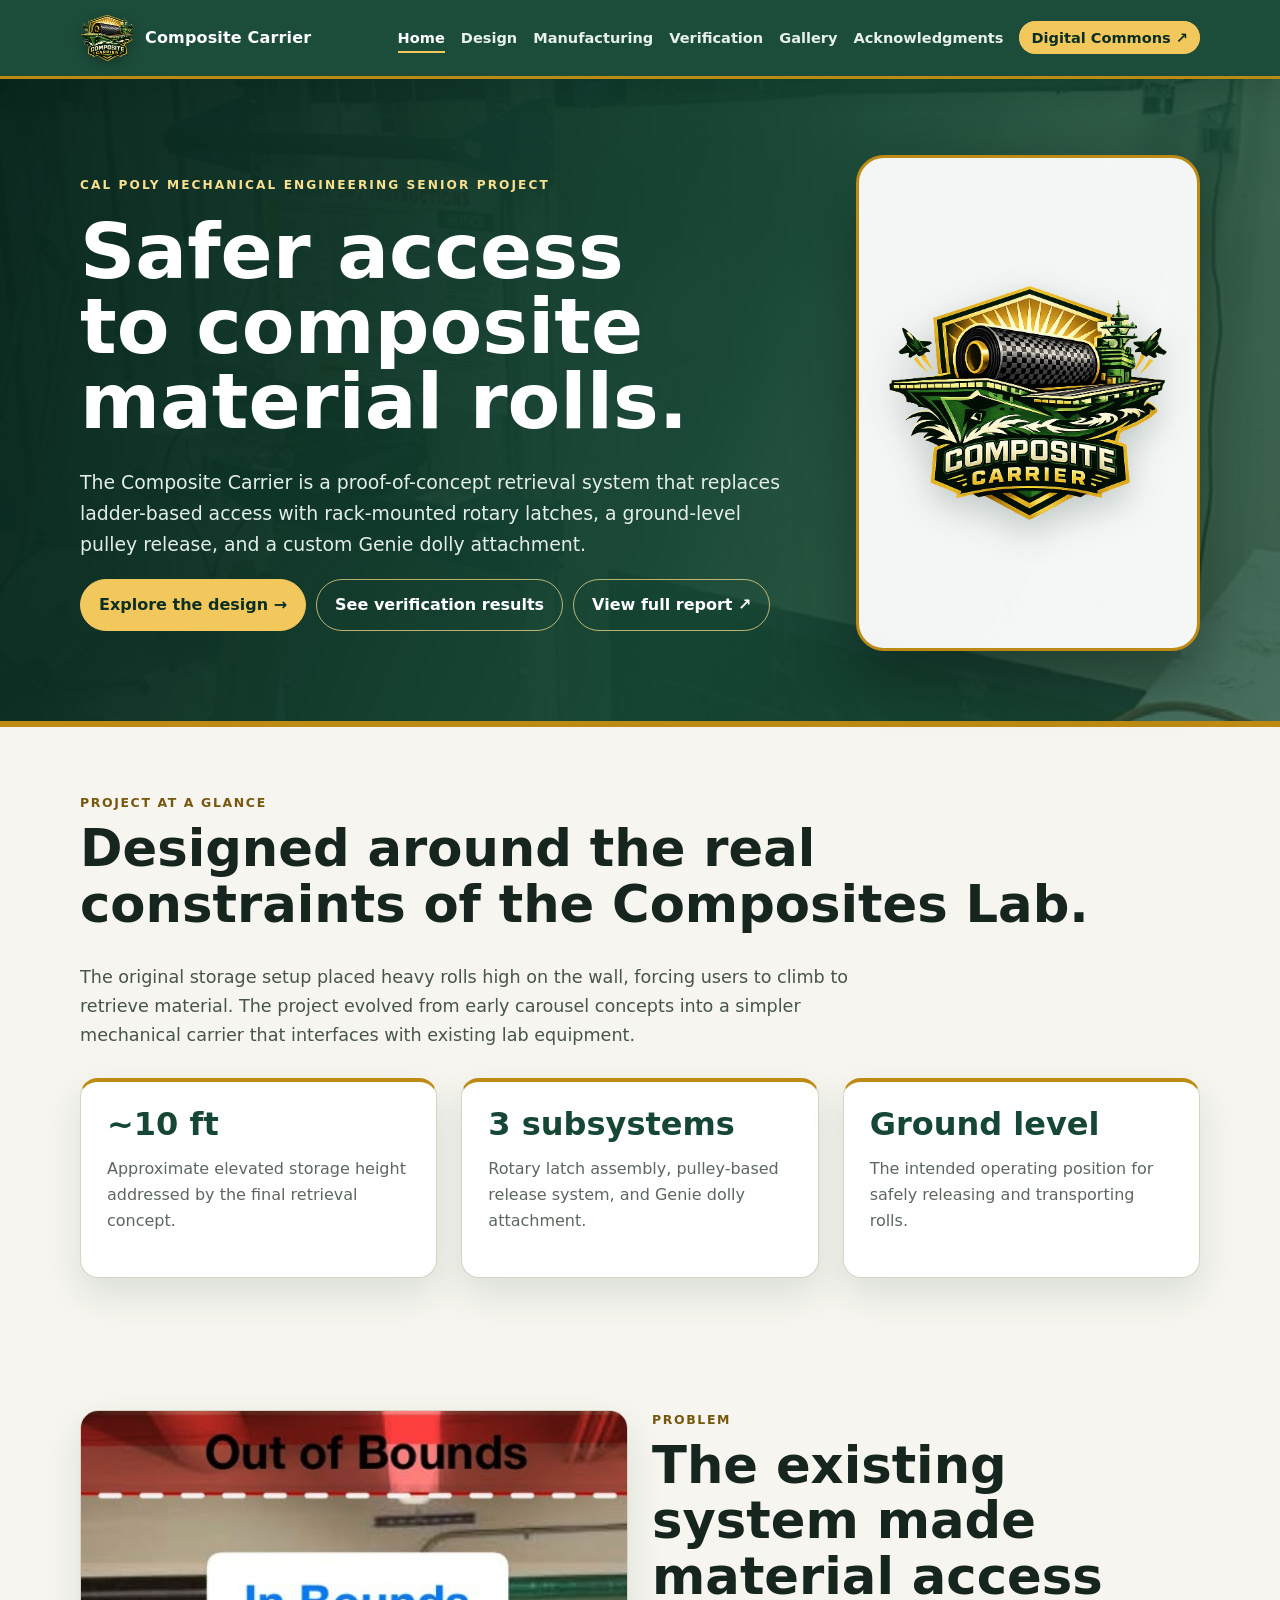
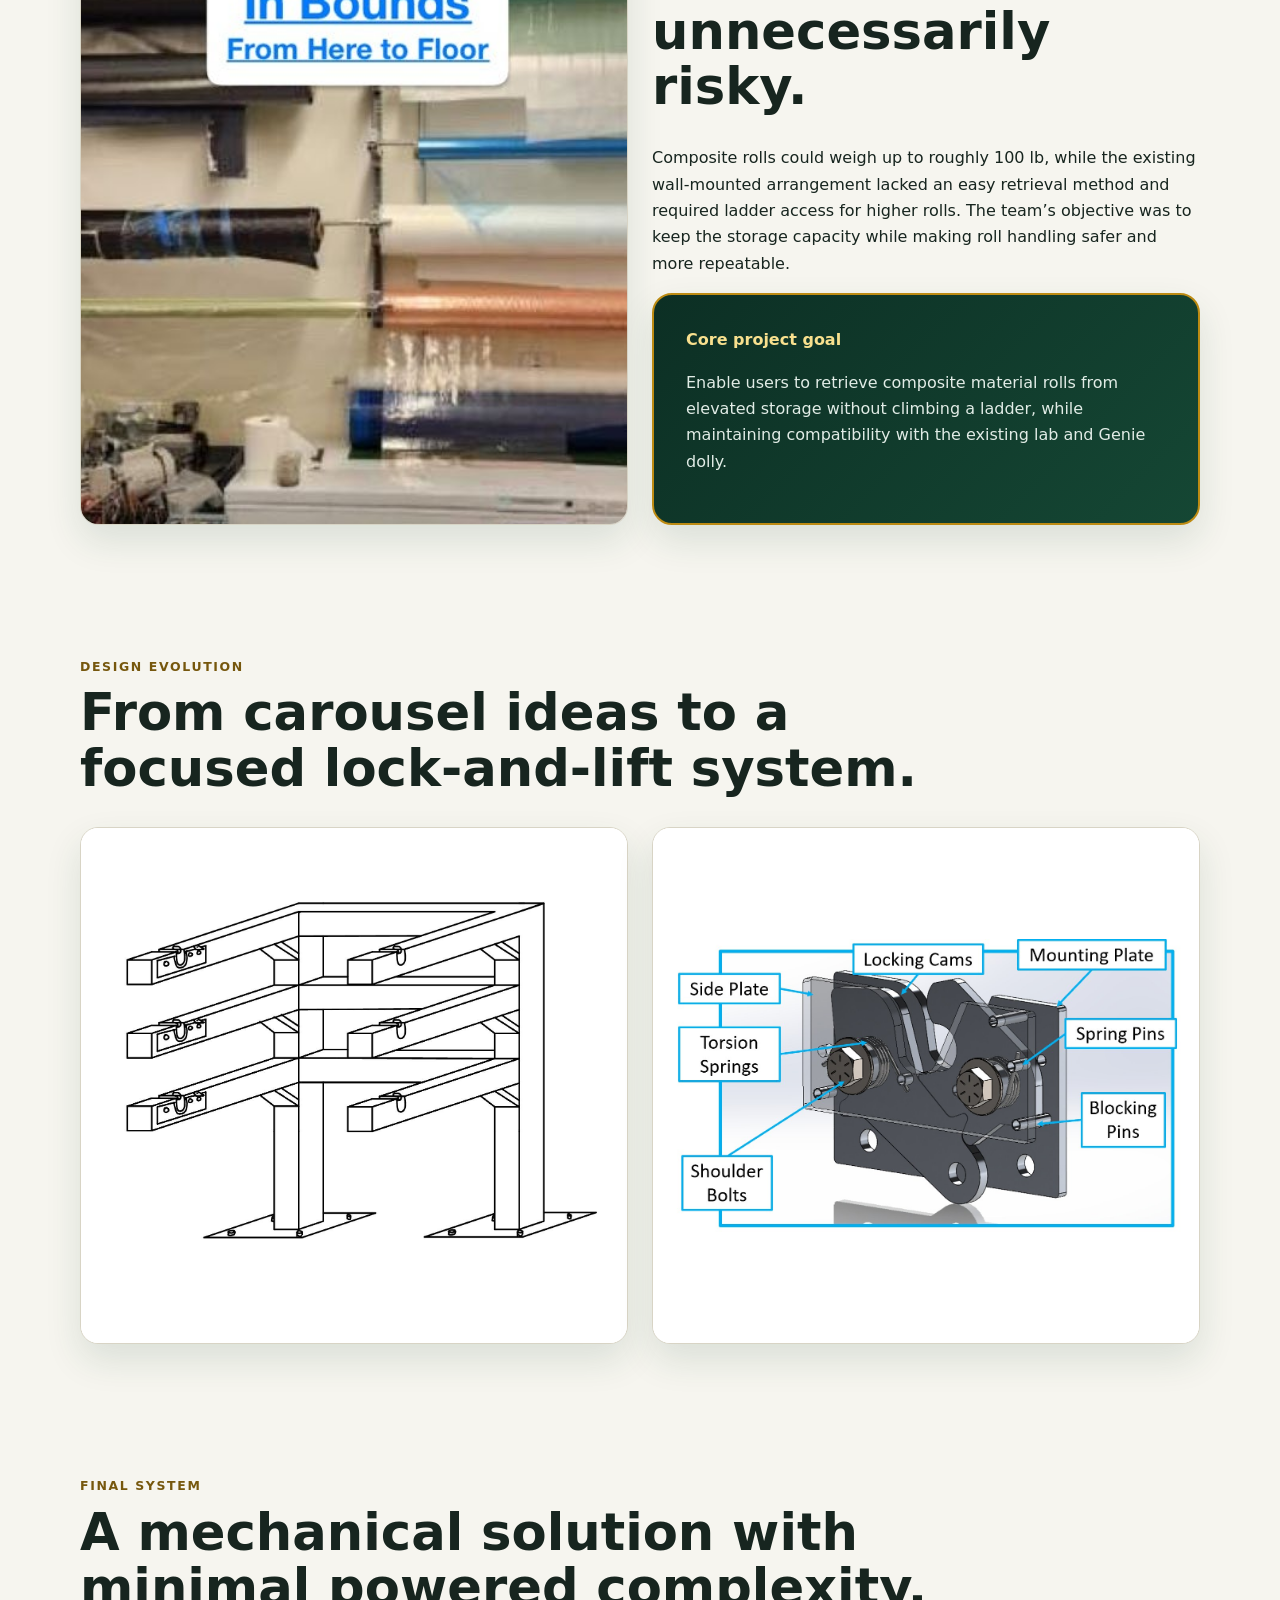
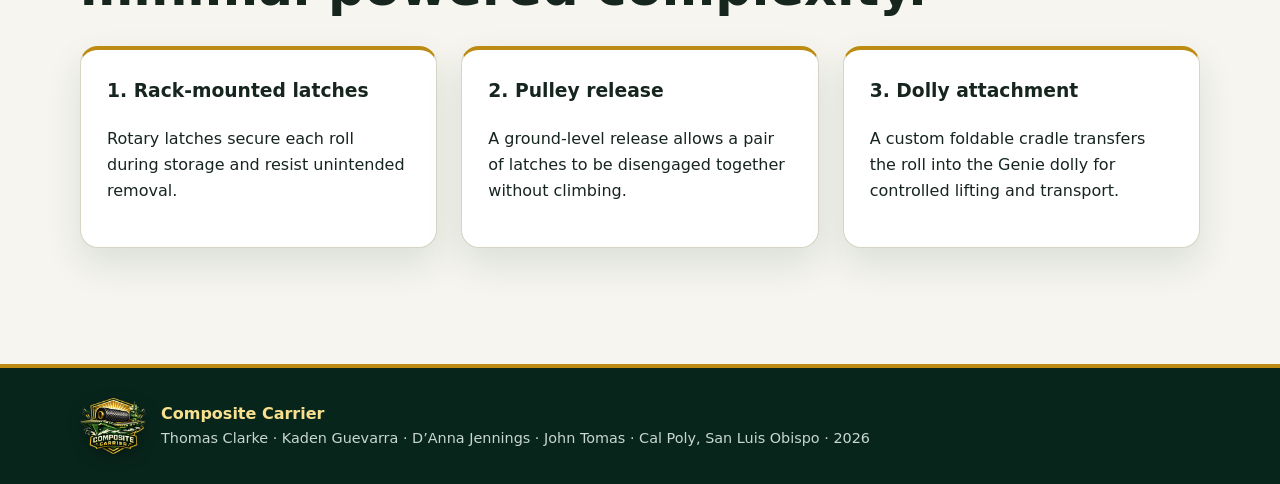
<file: index.html>
<!doctype html><html lang="en"><head><meta charset="utf-8"><meta name="viewport" content="width=device-width,initial-scale=1"><meta name="description" content="Composite Carrier senior project for safer composite roll storage and retrieval in the Cal Poly Composites Lab."><title>Composite Carrier | Home</title><meta name="theme-color" content="#154734"><link rel="icon" type="image/png" href="assets/composite-carrier-favicon.png"><link rel="stylesheet" href="styles.css"></head><body>
<header class="site-header"><div class="wrap nav"><a class="brand" href="index.html" aria-label="Composite Carrier home"><img class="brand-logo" src="assets/composite-carrier-logo.png" alt="" width="54" height="46"><span>Composite Carrier</span></a><ul class="nav-links"><li><a aria-current="page" href="index.html">Home</a></li><li><a href="design.html">Design</a></li><li><a href="manufacturing.html">Manufacturing</a></li><li><a href="verification.html">Verification</a></li><li><a href="gallery.html">Gallery</a></li><li><a href="acknowledgments.html">Acknowledgments</a></li><li><a class="external" href="https://digitalcommons.calpoly.edu/mesp/912/" target="_blank" rel="noopener noreferrer" aria-label="View the Composite Carrier project in Cal Poly Digital Commons (opens in a new tab)">Digital Commons ↗</a></li></ul></div></header>
<main><section class="hero"><div class="wrap hero-grid"><div class="hero-copy"><div class="eyebrow">Cal Poly Mechanical Engineering Senior Project</div><h1>Safer access to composite material rolls.</h1><p>The Composite Carrier is a proof-of-concept retrieval system that replaces ladder-based access with rack-mounted rotary latches, a ground-level pulley release, and a custom Genie dolly attachment.</p><div class="hero-actions"><a class="button" href="design.html">Explore the design →</a><a class="button secondary" href="verification.html">See verification results</a><a class="button secondary" href="https://digitalcommons.calpoly.edu/mesp/912/" target="_blank" rel="noopener noreferrer" aria-label="View the full Composite Carrier report in Cal Poly Digital Commons (opens in a new tab)">View full report ↗</a></div></div><figure class="hero-logo"><img src="assets/composite-carrier-logo.png" alt="Composite Carrier team logo" width="831" height="699"></figure></div></section>
<section><div class="wrap"><div class="section-kicker">Project at a glance</div><h2 class="section-title">Designed around the real constraints of the Composites Lab.</h2><p class="lead">The original storage setup placed heavy rolls high on the wall, forcing users to climb to retrieve material. The project evolved from early carousel concepts into a simpler mechanical carrier that interfaces with existing lab equipment.</p><div class="grid" style="margin-top:28px"><div class="card span-4"><div class="metric">~10 ft</div><p class="muted">Approximate elevated storage height addressed by the final retrieval concept.</p></div><div class="card span-4"><div class="metric">3 subsystems</div><p class="muted">Rotary latch assembly, pulley-based release system, and Genie dolly attachment.</p></div><div class="card span-4"><div class="metric">Ground level</div><p class="muted">The intended operating position for safely releasing and transporting rolls.</p></div></div></div></section>
<section><div class="wrap grid"><figure class="figure span-6"><img src="assets/current-000.jpg" alt="Existing composite material storage system in the Cal Poly Composites Lab"><figcaption>Existing composite material storage setup that motivated the project.</figcaption></figure><div class="span-6"><div class="section-kicker">Problem</div><h2 class="section-title">The existing system made material access unnecessarily risky.</h2><p>Composite rolls could weigh up to roughly 100 lb, while the existing wall-mounted arrangement lacked an easy retrieval method and required ladder access for higher rolls. The team’s objective was to keep the storage capacity while making roll handling safer and more repeatable.</p><div class="callout"><strong>Core project goal</strong><p>Enable users to retrieve composite material rolls from elevated storage without climbing a ladder, while maintaining compatibility with the existing lab and Genie dolly.</p></div></div></div></section>
<section><div class="wrap"><div class="section-kicker">Design evolution</div><h2 class="section-title">From carousel ideas to a focused lock-and-lift system.</h2><div class="grid"><figure class="figure span-6"><img class="image-fit" src="assets/concept-000.jpg" alt="Early chosen rack concept drawing"><figcaption>Early concept work focused on a mechanical storage rack and safe dolly interaction.</figcaption></figure><figure class="figure span-6"><img class="image-fit" src="assets/img-002.jpg" alt="Annotated CAD image of rotary latch assembly"><figcaption>Finalized rotary latch assembly with locking cams, torsion springs, blocking pins, shoulder bolts, and mounting plate.</figcaption></figure></div></div></section>
<section><div class="wrap"><div class="section-kicker">Final system</div><h2 class="section-title">A mechanical solution with minimal powered complexity.</h2><div class="grid"><div class="card span-4"><h3>1. Rack-mounted latches</h3><p>Rotary latches secure each roll during storage and resist unintended removal.</p></div><div class="card span-4"><h3>2. Pulley release</h3><p>A ground-level release allows a pair of latches to be disengaged together without climbing.</p></div><div class="card span-4"><h3>3. Dolly attachment</h3><p>A custom foldable cradle transfers the roll into the Genie dolly for controlled lifting and transport.</p></div></div></div></section>
</main><footer class="footer"><div class="wrap footer-inner"><img class="footer-logo" src="assets/composite-carrier-logo.png" alt="Composite Carrier team logo" width="66" height="56"><div><strong>Composite Carrier</strong><div class="small">Thomas Clarke · Kaden Guevarra · D’Anna Jennings · John Tomas · Cal Poly, San Luis Obispo · 2026</div></div></div></footer></body></html>
</file>
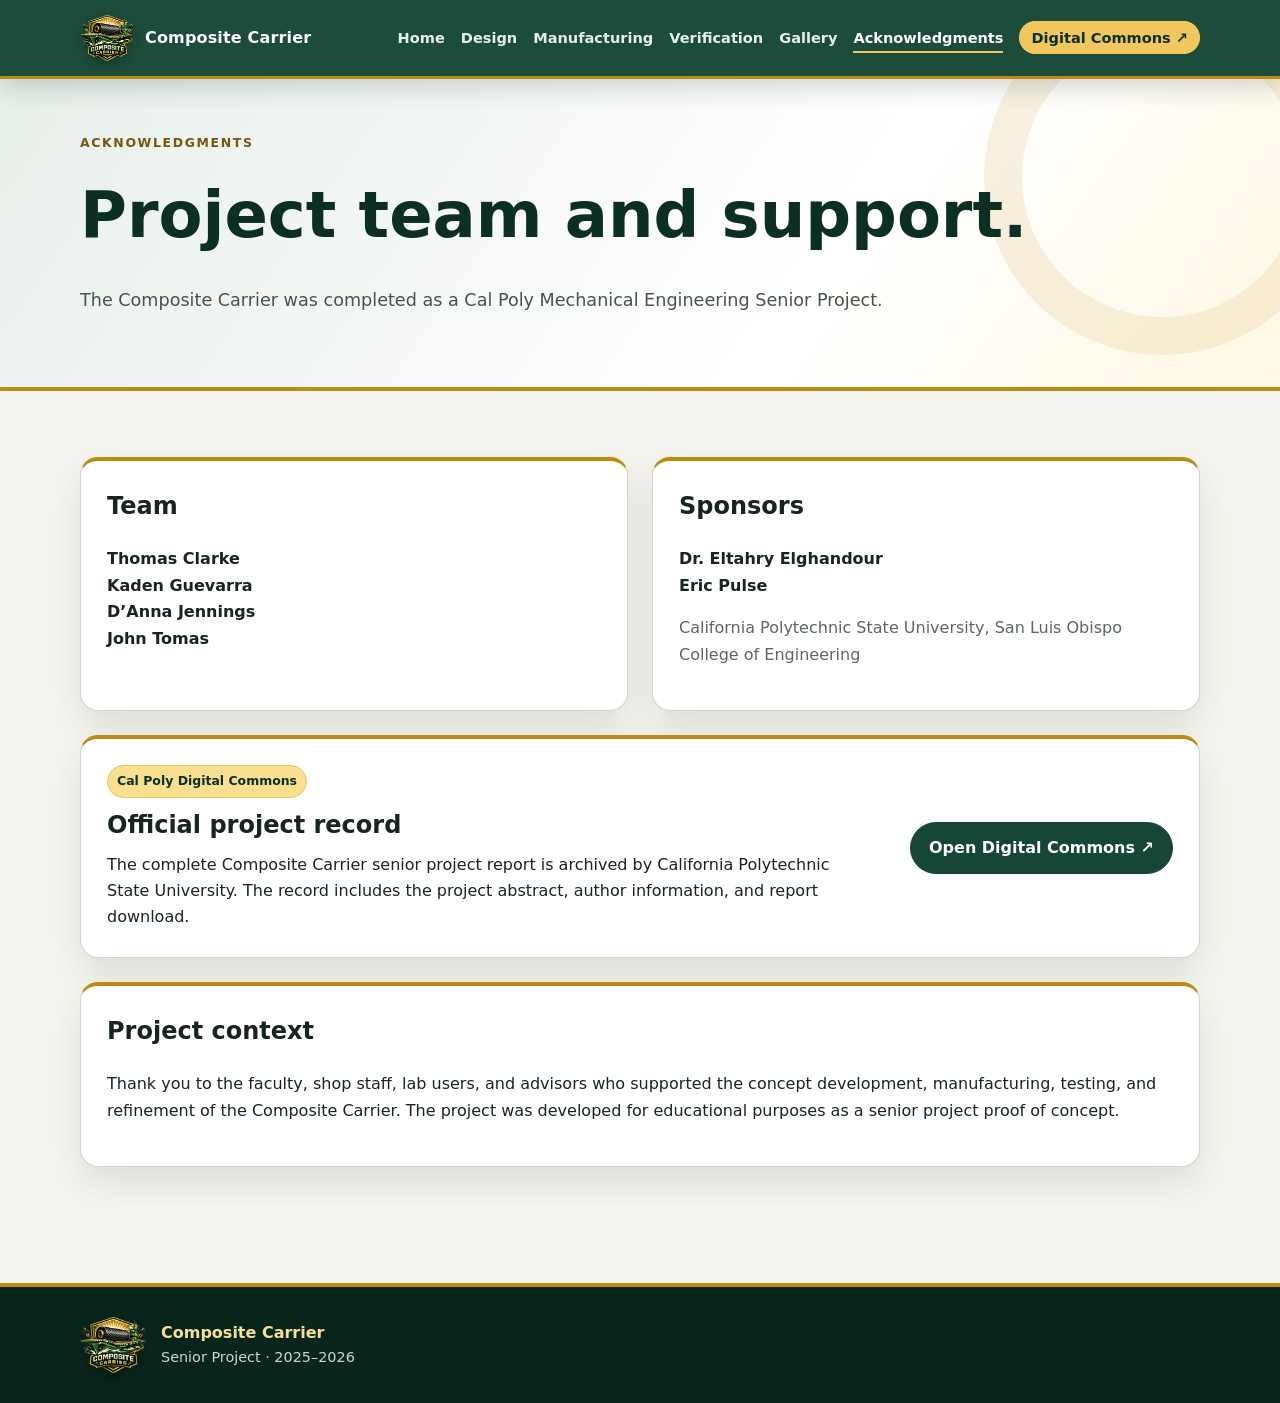
<file: acknowledgments.html>
<!doctype html><html lang="en"><head><meta charset="utf-8"><meta name="viewport" content="width=device-width,initial-scale=1"><title>Composite Carrier | Acknowledgments</title><meta name="theme-color" content="#154734"><link rel="icon" type="image/png" href="assets/composite-carrier-favicon.png"><link rel="stylesheet" href="styles.css"></head><body>
<header class="site-header"><div class="wrap nav"><a class="brand" href="index.html" aria-label="Composite Carrier home"><img class="brand-logo" src="assets/composite-carrier-logo.png" alt="" width="54" height="46"><span>Composite Carrier</span></a><ul class="nav-links"><li><a href="index.html">Home</a></li><li><a href="design.html">Design</a></li><li><a href="manufacturing.html">Manufacturing</a></li><li><a href="verification.html">Verification</a></li><li><a href="gallery.html">Gallery</a></li><li><a aria-current="page" href="acknowledgments.html">Acknowledgments</a></li><li><a class="external" href="https://digitalcommons.calpoly.edu/mesp/912/" target="_blank" rel="noopener noreferrer" aria-label="View the Composite Carrier project in Cal Poly Digital Commons (opens in a new tab)">Digital Commons ↗</a></li></ul></div></header>
<div class="page-hero"><div class="wrap"><div class="section-kicker">Acknowledgments</div><h1>Project team and support.</h1><p class="lead">The Composite Carrier was completed as a Cal Poly Mechanical Engineering Senior Project.</p></div></div>
<main><section><div class="wrap grid"><div class="card span-6"><h2>Team</h2><p><strong>Thomas Clarke</strong><br><strong>Kaden Guevarra</strong><br><strong>D’Anna Jennings</strong><br><strong>John Tomas</strong></p></div><div class="card span-6"><h2>Sponsors</h2><p><strong>Dr. Eltahry Elghandour</strong><br><strong>Eric Pulse</strong></p><p class="muted">California Polytechnic State University, San Luis Obispo<br>College of Engineering</p></div><div class="card span-12 official-record"><div><span class="tag">Cal Poly Digital Commons</span><h2>Official project record</h2><p>The complete Composite Carrier senior project report is archived by California Polytechnic State University. The record includes the project abstract, author information, and report download.</p></div><a class="button record-button" href="https://digitalcommons.calpoly.edu/mesp/912/" target="_blank" rel="noopener noreferrer" aria-label="Open the Composite Carrier record in Cal Poly Digital Commons (opens in a new tab)">Open Digital Commons ↗</a></div><div class="card span-12"><h2>Project context</h2><p>Thank you to the faculty, shop staff, lab users, and advisors who supported the concept development, manufacturing, testing, and refinement of the Composite Carrier. The project was developed for educational purposes as a senior project proof of concept.</p></div></div></section></main>
<footer class="footer"><div class="wrap footer-inner"><img class="footer-logo" src="assets/composite-carrier-logo.png" alt="Composite Carrier team logo" width="66" height="56"><div><strong>Composite Carrier</strong><div class="small">Senior Project · 2025–2026</div></div></div></footer></body></html>
</file>
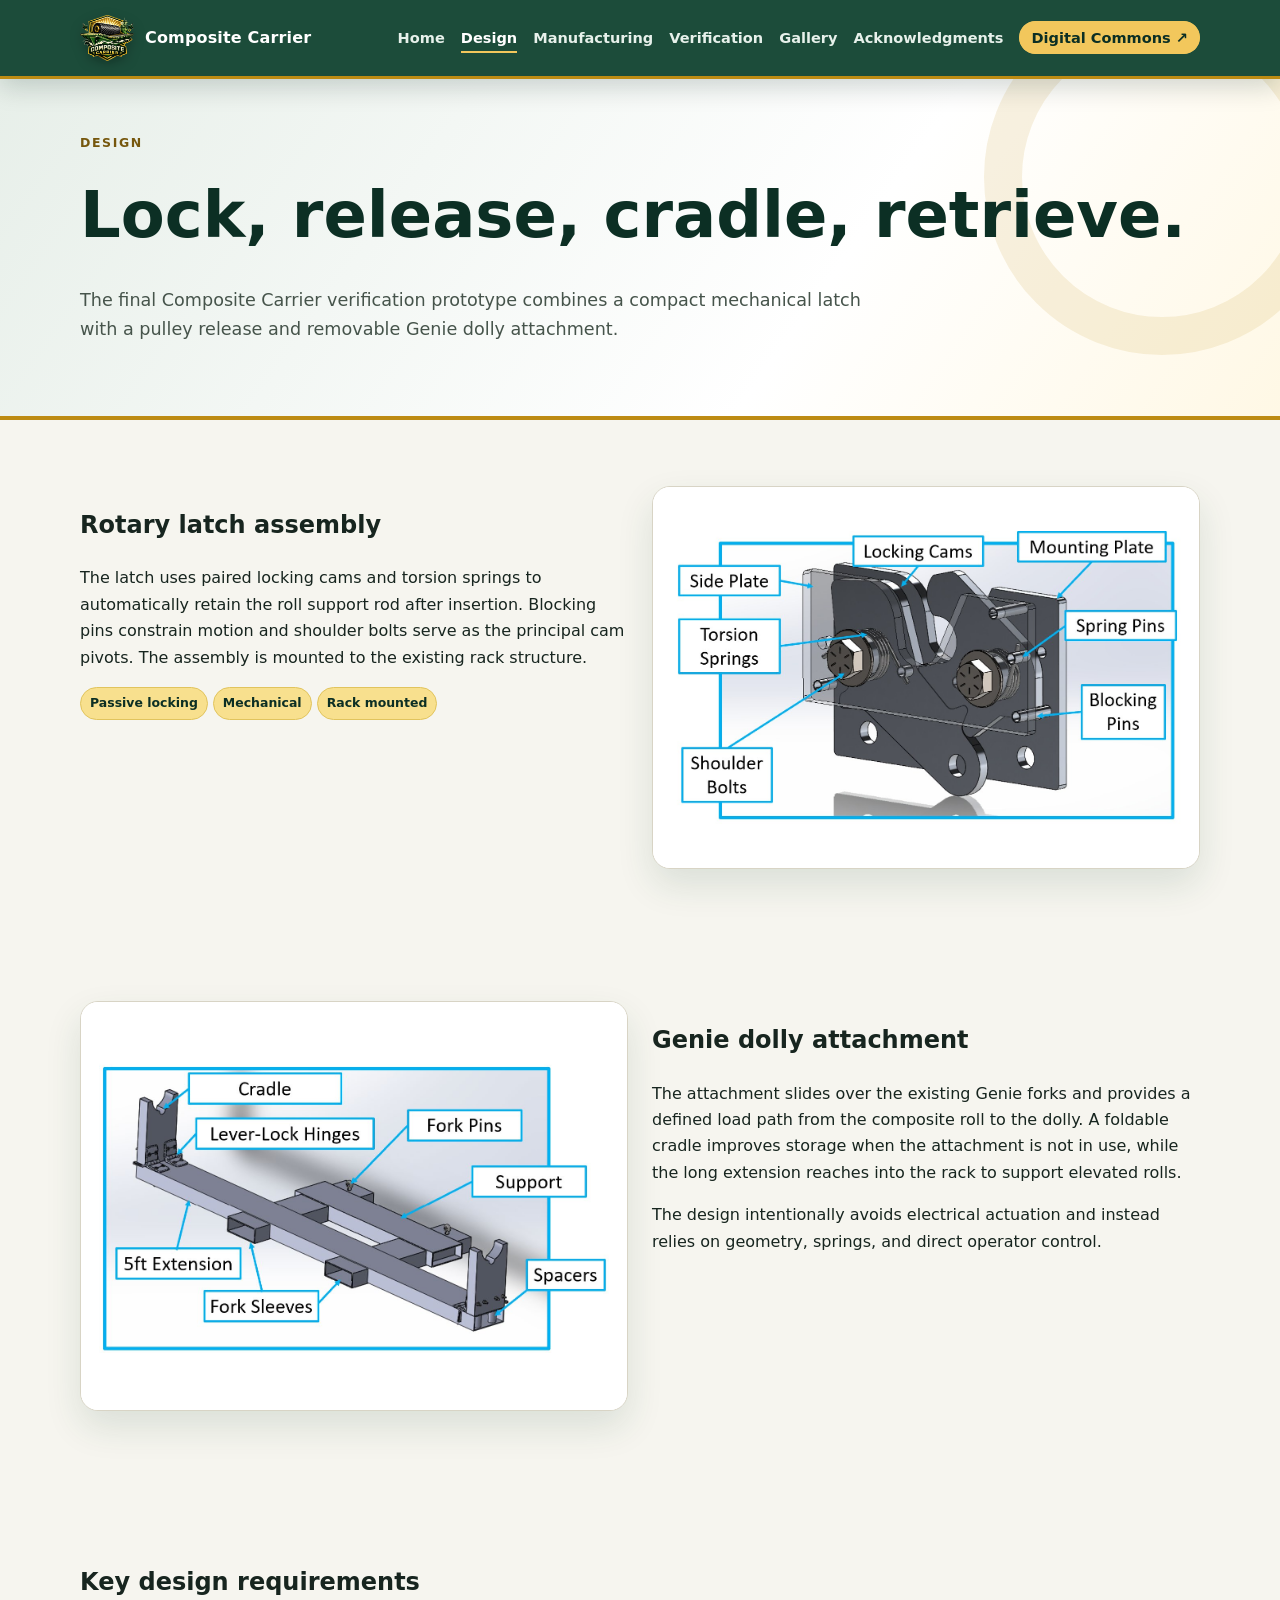
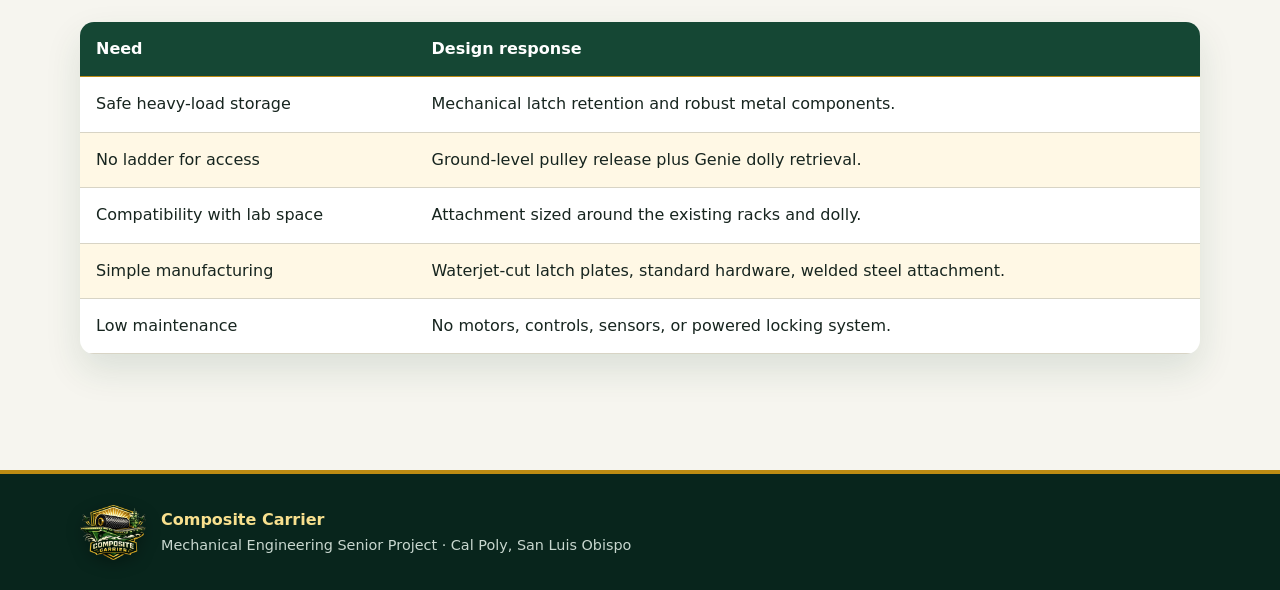
<file: design.html>
<!doctype html><html lang="en"><head><meta charset="utf-8"><meta name="viewport" content="width=device-width,initial-scale=1"><title>Composite Carrier | Design</title><meta name="theme-color" content="#154734"><link rel="icon" type="image/png" href="assets/composite-carrier-favicon.png"><link rel="stylesheet" href="styles.css"></head><body>
<header class="site-header"><div class="wrap nav"><a class="brand" href="index.html" aria-label="Composite Carrier home"><img class="brand-logo" src="assets/composite-carrier-logo.png" alt="" width="54" height="46"><span>Composite Carrier</span></a><ul class="nav-links"><li><a href="index.html">Home</a></li><li><a aria-current="page" href="design.html">Design</a></li><li><a href="manufacturing.html">Manufacturing</a></li><li><a href="verification.html">Verification</a></li><li><a href="gallery.html">Gallery</a></li><li><a href="acknowledgments.html">Acknowledgments</a></li><li><a class="external" href="https://digitalcommons.calpoly.edu/mesp/912/" target="_blank" rel="noopener noreferrer" aria-label="View the Composite Carrier project in Cal Poly Digital Commons (opens in a new tab)">Digital Commons ↗</a></li></ul></div></header>
<div class="page-hero"><div class="wrap"><div class="section-kicker">Design</div><h1>Lock, release, cradle, retrieve.</h1><p class="lead">The final Composite Carrier verification prototype combines a compact mechanical latch with a pulley release and removable Genie dolly attachment.</p></div></div>
<main><section><div class="wrap grid"><div class="span-6"><h2>Rotary latch assembly</h2><p>The latch uses paired locking cams and torsion springs to automatically retain the roll support rod after insertion. Blocking pins constrain motion and shoulder bolts serve as the principal cam pivots. The assembly is mounted to the existing rack structure.</p><p><span class="tag">Passive locking</span><span class="tag">Mechanical</span><span class="tag">Rack mounted</span></p></div><figure class="figure span-6"><img class="image-fit" src="assets/img-002.jpg" alt="Annotated rotary latch CAD"><figcaption>Annotated latch CAD from the final design documentation.</figcaption></figure></div></section>
<section><div class="wrap grid"><figure class="figure span-6"><img class="image-fit" src="assets/img-004.jpg" alt="Annotated Genie dolly attachment CAD"><figcaption>Custom Genie dolly attachment with fork sleeves, 5 ft extension, support members, and foldable cradle.</figcaption></figure><div class="span-6"><h2>Genie dolly attachment</h2><p>The attachment slides over the existing Genie forks and provides a defined load path from the composite roll to the dolly. A foldable cradle improves storage when the attachment is not in use, while the long extension reaches into the rack to support elevated rolls.</p><p>The design intentionally avoids electrical actuation and instead relies on geometry, springs, and direct operator control.</p></div></div></section>
<section><div class="wrap"><h2>Key design requirements</h2><table class="spec-table"><thead><tr><th>Need</th><th>Design response</th></tr></thead><tbody><tr><td>Safe heavy-load storage</td><td>Mechanical latch retention and robust metal components.</td></tr><tr><td>No ladder for access</td><td>Ground-level pulley release plus Genie dolly retrieval.</td></tr><tr><td>Compatibility with lab space</td><td>Attachment sized around the existing racks and dolly.</td></tr><tr><td>Simple manufacturing</td><td>Waterjet-cut latch plates, standard hardware, welded steel attachment.</td></tr><tr><td>Low maintenance</td><td>No motors, controls, sensors, or powered locking system.</td></tr></tbody></table></div></section>
</main><footer class="footer"><div class="wrap footer-inner"><img class="footer-logo" src="assets/composite-carrier-logo.png" alt="Composite Carrier team logo" width="66" height="56"><div><strong>Composite Carrier</strong><div class="small">Mechanical Engineering Senior Project · Cal Poly, San Luis Obispo</div></div></div></footer></body></html>
</file>
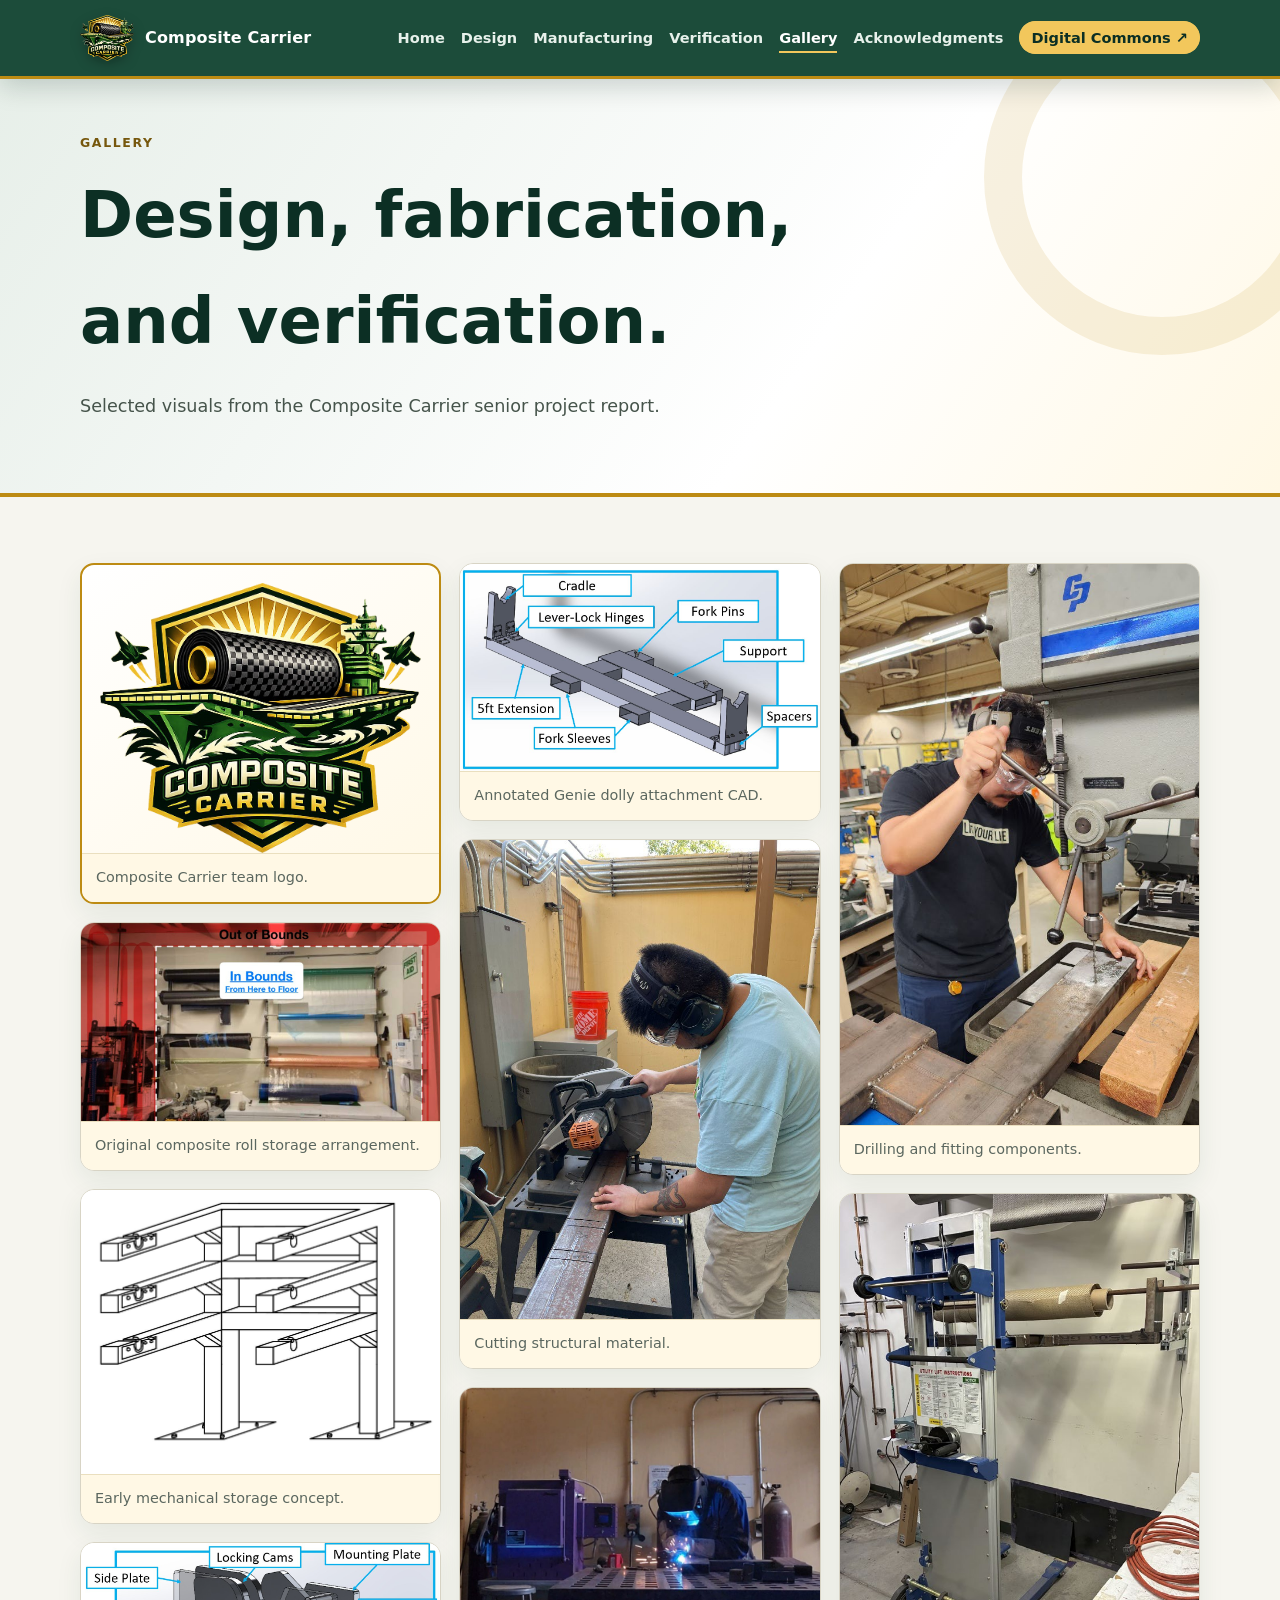
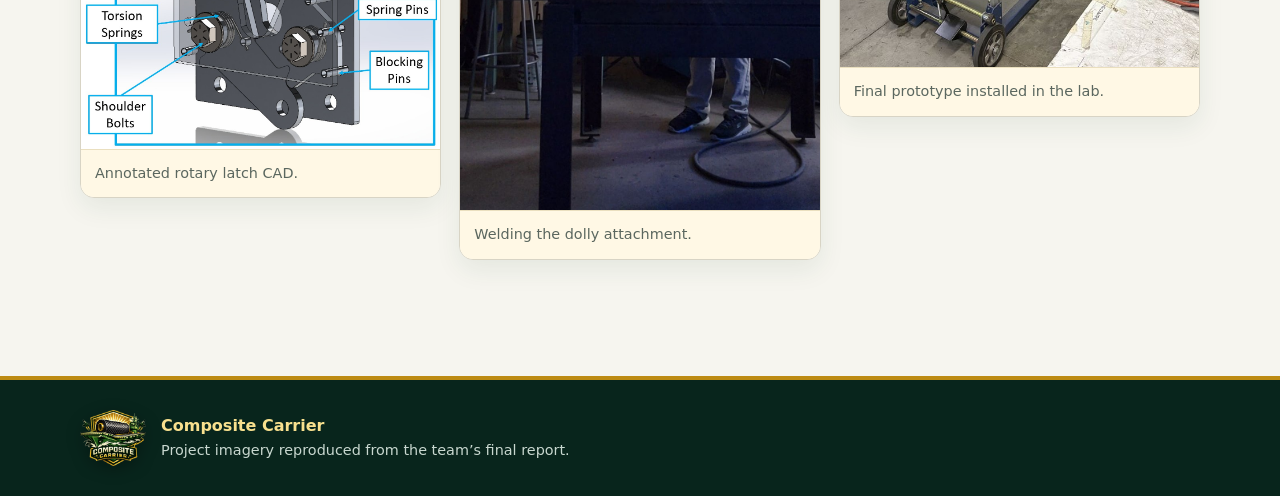
<file: gallery.html>
<!doctype html><html lang="en"><head><meta charset="utf-8"><meta name="viewport" content="width=device-width,initial-scale=1"><title>Composite Carrier | Gallery</title><meta name="theme-color" content="#154734"><link rel="icon" type="image/png" href="assets/composite-carrier-favicon.png"><link rel="stylesheet" href="styles.css"></head><body>
<header class="site-header"><div class="wrap nav"><a class="brand" href="index.html" aria-label="Composite Carrier home"><img class="brand-logo" src="assets/composite-carrier-logo.png" alt="" width="54" height="46"><span>Composite Carrier</span></a><ul class="nav-links"><li><a href="index.html">Home</a></li><li><a href="design.html">Design</a></li><li><a href="manufacturing.html">Manufacturing</a></li><li><a href="verification.html">Verification</a></li><li><a aria-current="page" href="gallery.html">Gallery</a></li><li><a href="acknowledgments.html">Acknowledgments</a></li><li><a class="external" href="https://digitalcommons.calpoly.edu/mesp/912/" target="_blank" rel="noopener noreferrer" aria-label="View the Composite Carrier project in Cal Poly Digital Commons (opens in a new tab)">Digital Commons ↗</a></li></ul></div></header>
<div class="page-hero"><div class="wrap"><div class="section-kicker">Gallery</div><h1>Design, fabrication, and verification.</h1><p class="lead">Selected visuals from the Composite Carrier senior project report.</p></div></div>
<main><section><div class="wrap gallery"><figure class="logo-gallery"><img src="assets/composite-carrier-logo.png" alt="Composite Carrier team logo"><figcaption>Composite Carrier team logo.</figcaption></figure><figure><img src="assets/current-000.jpg" alt="Original composite roll storage"><figcaption>Original composite roll storage arrangement.</figcaption></figure><figure><img src="assets/concept-000.jpg" alt="Early rack concept"><figcaption>Early mechanical storage concept.</figcaption></figure><figure><img src="assets/img-002.jpg" alt="Latch CAD"><figcaption>Annotated rotary latch CAD.</figcaption></figure><figure><img src="assets/img-004.jpg" alt="Dolly attachment CAD"><figcaption>Annotated Genie dolly attachment CAD.</figcaption></figure><figure><img src="assets/img-006.jpg" alt="Cutting steel"><figcaption>Cutting structural material.</figcaption></figure><figure><img src="assets/img-007.jpg" alt="Welding"><figcaption>Welding the dolly attachment.</figcaption></figure><figure><img src="assets/img-008.jpg" alt="Drilling"><figcaption>Drilling and fitting components.</figcaption></figure><figure><img src="assets/img-000.jpg" alt="Final prototype"><figcaption>Final prototype installed in the lab.</figcaption></figure></div></section></main>
<footer class="footer"><div class="wrap footer-inner"><img class="footer-logo" src="assets/composite-carrier-logo.png" alt="Composite Carrier team logo" width="66" height="56"><div><strong>Composite Carrier</strong><div class="small">Project imagery reproduced from the team’s final report.</div></div></div></footer></body></html>
</file>
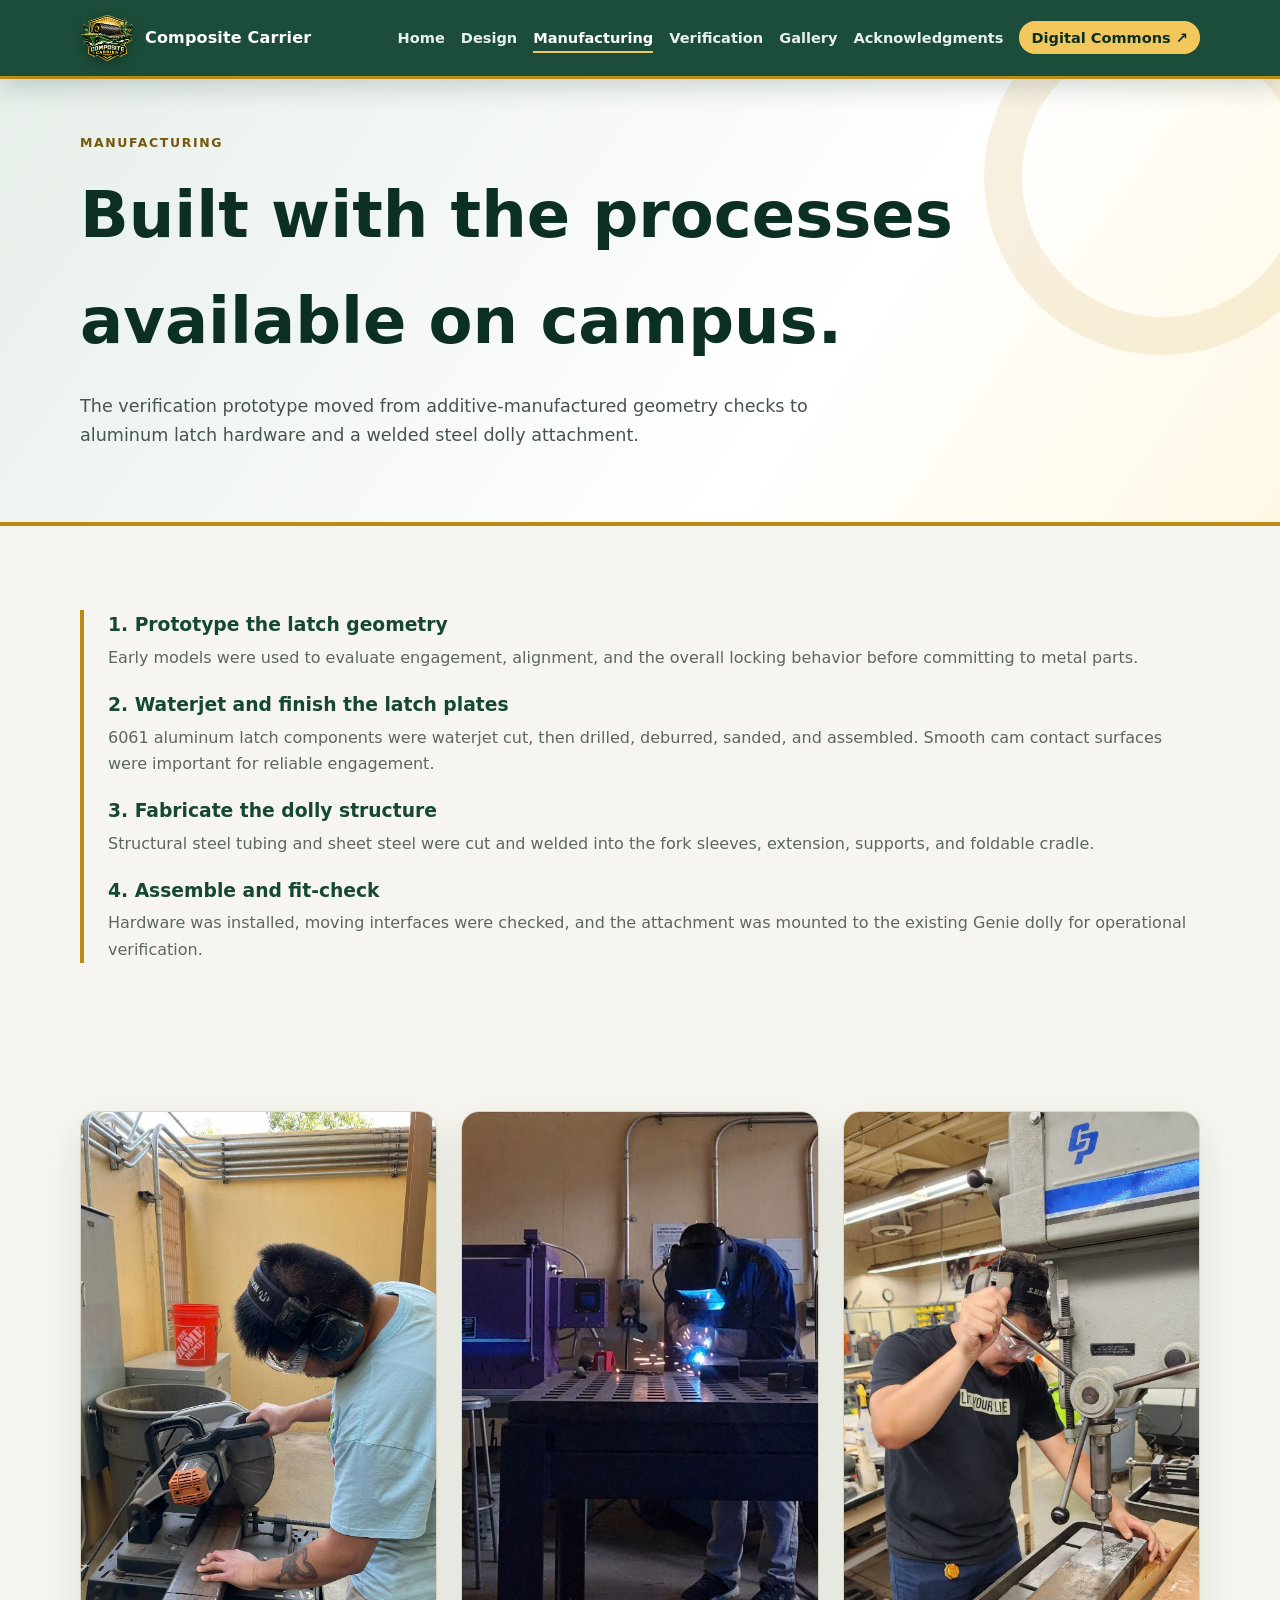
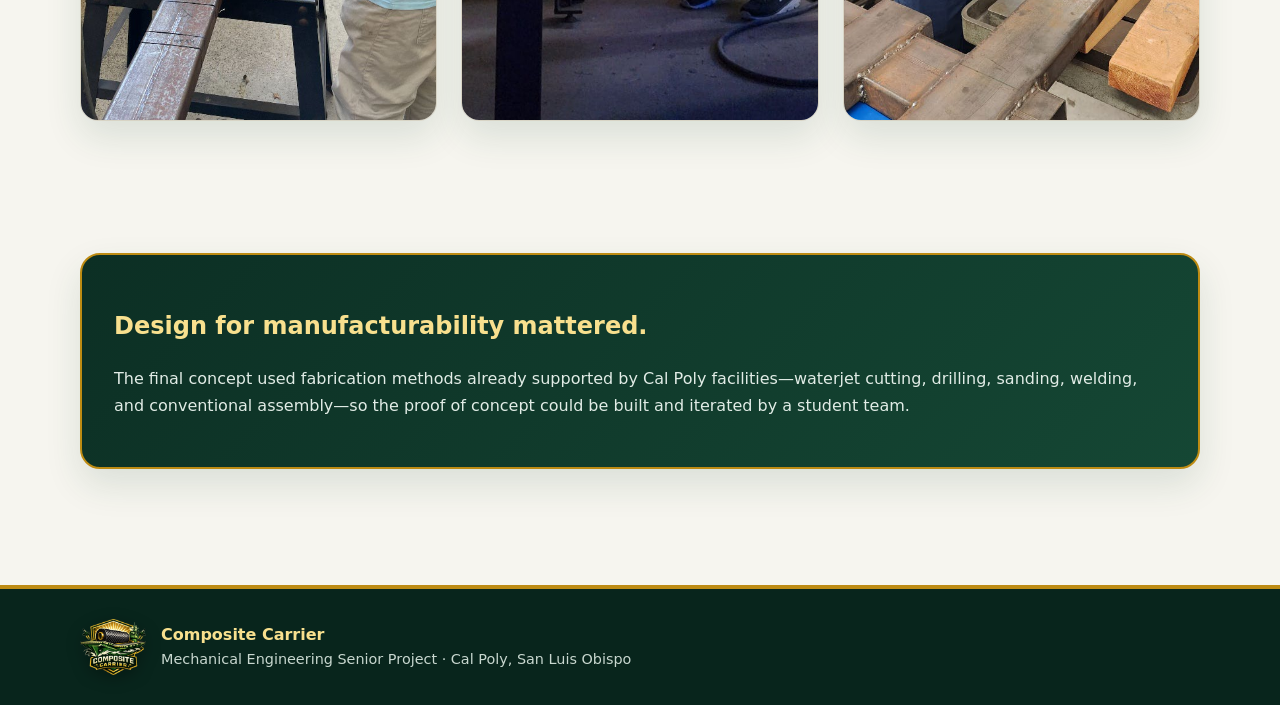
<file: manufacturing.html>
<!doctype html><html lang="en"><head><meta charset="utf-8"><meta name="viewport" content="width=device-width,initial-scale=1"><title>Composite Carrier | Manufacturing</title><meta name="theme-color" content="#154734"><link rel="icon" type="image/png" href="assets/composite-carrier-favicon.png"><link rel="stylesheet" href="styles.css"></head><body>
<header class="site-header"><div class="wrap nav"><a class="brand" href="index.html" aria-label="Composite Carrier home"><img class="brand-logo" src="assets/composite-carrier-logo.png" alt="" width="54" height="46"><span>Composite Carrier</span></a><ul class="nav-links"><li><a href="index.html">Home</a></li><li><a href="design.html">Design</a></li><li><a aria-current="page" href="manufacturing.html">Manufacturing</a></li><li><a href="verification.html">Verification</a></li><li><a href="gallery.html">Gallery</a></li><li><a href="acknowledgments.html">Acknowledgments</a></li><li><a class="external" href="https://digitalcommons.calpoly.edu/mesp/912/" target="_blank" rel="noopener noreferrer" aria-label="View the Composite Carrier project in Cal Poly Digital Commons (opens in a new tab)">Digital Commons ↗</a></li></ul></div></header>
<div class="page-hero"><div class="wrap"><div class="section-kicker">Manufacturing</div><h1>Built with the processes available on campus.</h1><p class="lead">The verification prototype moved from additive-manufactured geometry checks to aluminum latch hardware and a welded steel dolly attachment.</p></div></div>
<main><section><div class="wrap"><div class="timeline"><h3>1. Prototype the latch geometry</h3><p>Early models were used to evaluate engagement, alignment, and the overall locking behavior before committing to metal parts.</p><h3>2. Waterjet and finish the latch plates</h3><p>6061 aluminum latch components were waterjet cut, then drilled, deburred, sanded, and assembled. Smooth cam contact surfaces were important for reliable engagement.</p><h3>3. Fabricate the dolly structure</h3><p>Structural steel tubing and sheet steel were cut and welded into the fork sleeves, extension, supports, and foldable cradle.</p><h3>4. Assemble and fit-check</h3><p>Hardware was installed, moving interfaces were checked, and the attachment was mounted to the existing Genie dolly for operational verification.</p></div></div></section>
<section><div class="wrap grid"><figure class="figure span-4"><img src="assets/img-006.jpg" alt="Team member cutting steel during fabrication"><figcaption>Cutting steel components during fabrication.</figcaption></figure><figure class="figure span-4"><img src="assets/img-007.jpg" alt="Welding the Genie dolly attachment"><figcaption>Welding the dolly attachment structure.</figcaption></figure><figure class="figure span-4"><img src="assets/img-008.jpg" alt="Drilling a steel component during fabrication"><figcaption>Drilling and finishing attachment hardware.</figcaption></figure></div></section>
<section><div class="wrap callout"><h2>Design for manufacturability mattered.</h2><p>The final concept used fabrication methods already supported by Cal Poly facilities—waterjet cutting, drilling, sanding, welding, and conventional assembly—so the proof of concept could be built and iterated by a student team.</p></div></section>
</main><footer class="footer"><div class="wrap footer-inner"><img class="footer-logo" src="assets/composite-carrier-logo.png" alt="Composite Carrier team logo" width="66" height="56"><div><strong>Composite Carrier</strong><div class="small">Mechanical Engineering Senior Project · Cal Poly, San Luis Obispo</div></div></div></footer></body></html>
</file>
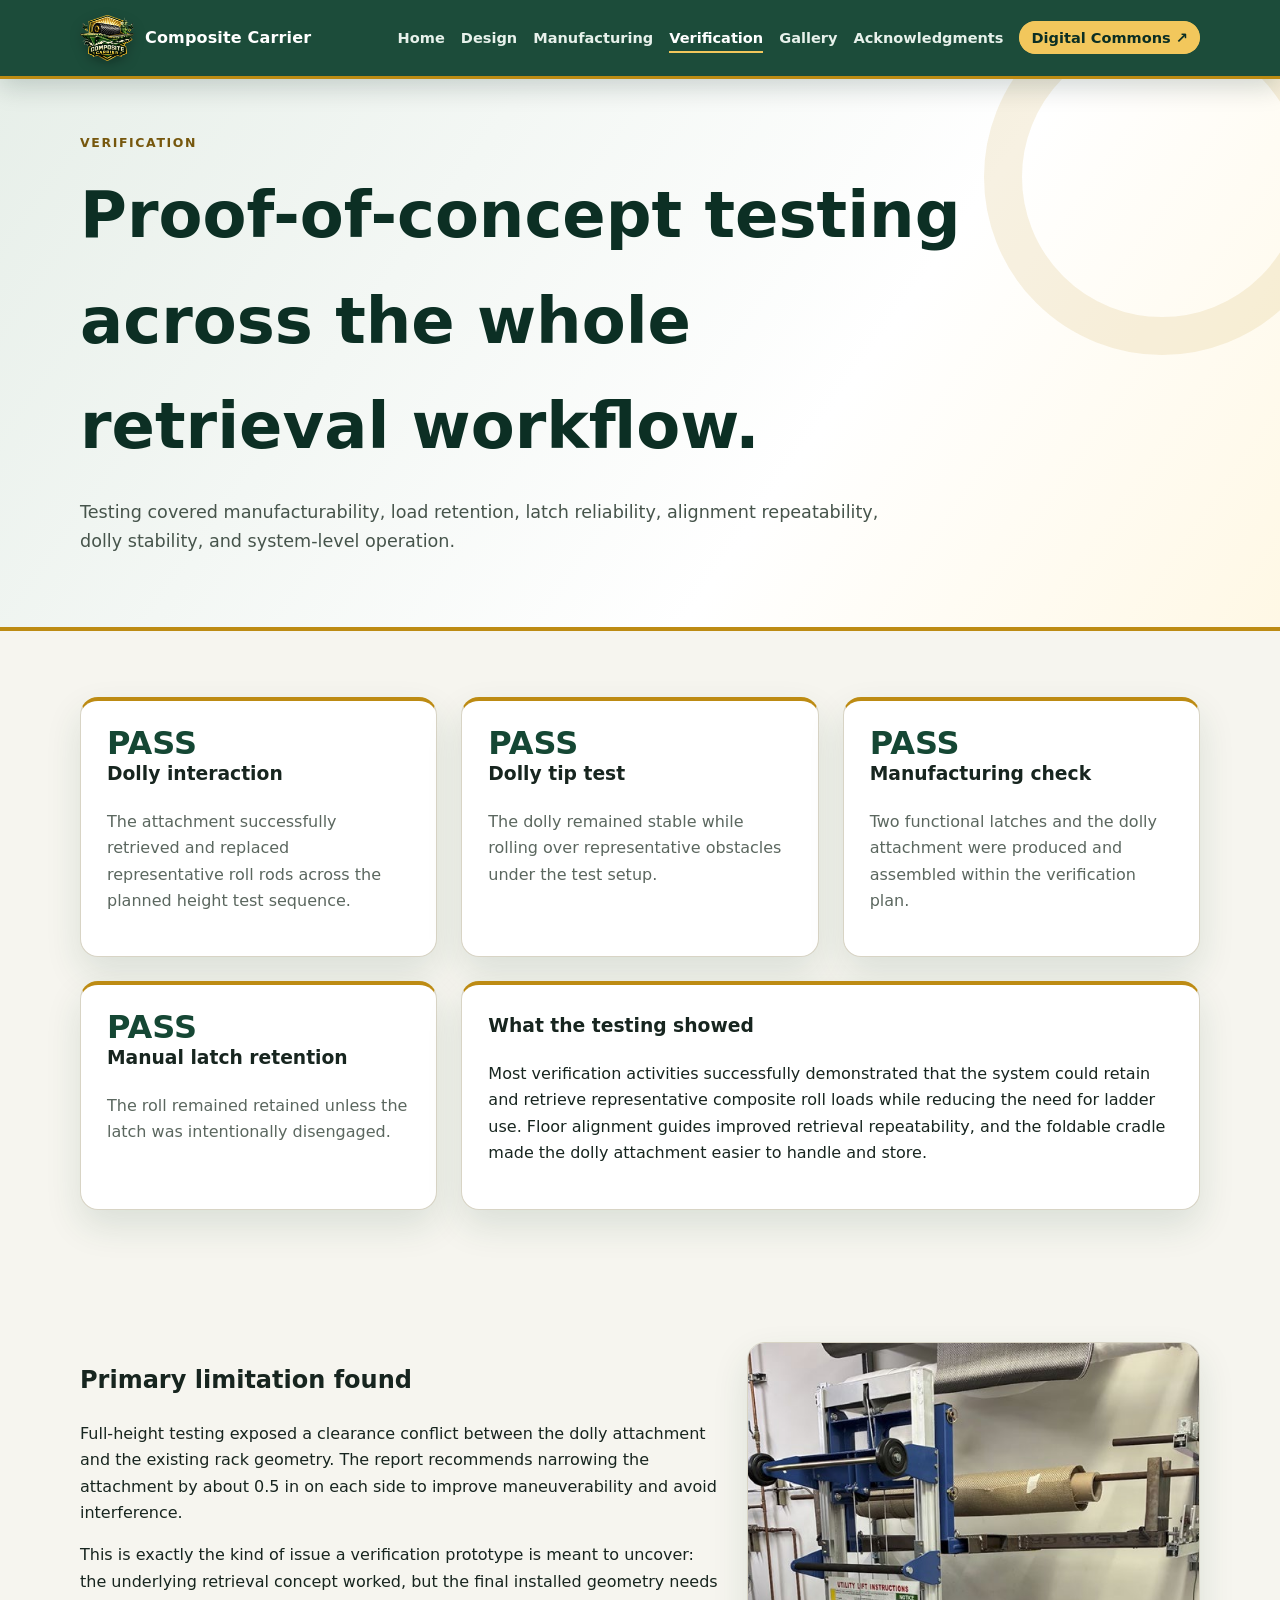
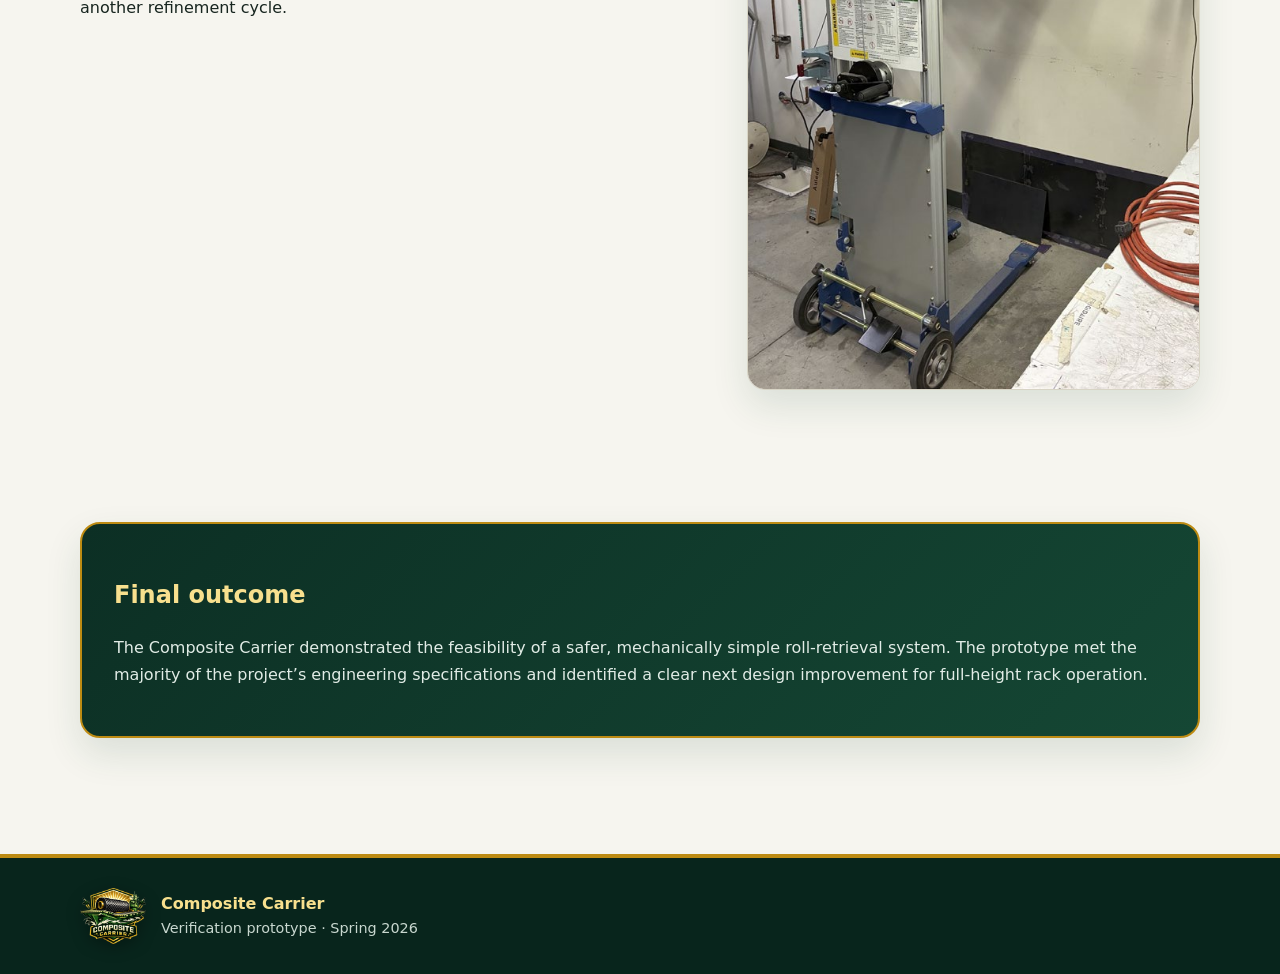
<file: verification.html>
<!doctype html><html lang="en"><head><meta charset="utf-8"><meta name="viewport" content="width=device-width,initial-scale=1"><title>Composite Carrier | Verification</title><meta name="theme-color" content="#154734"><link rel="icon" type="image/png" href="assets/composite-carrier-favicon.png"><link rel="stylesheet" href="styles.css"></head><body>
<header class="site-header"><div class="wrap nav"><a class="brand" href="index.html" aria-label="Composite Carrier home"><img class="brand-logo" src="assets/composite-carrier-logo.png" alt="" width="54" height="46"><span>Composite Carrier</span></a><ul class="nav-links"><li><a href="index.html">Home</a></li><li><a href="design.html">Design</a></li><li><a href="manufacturing.html">Manufacturing</a></li><li><a aria-current="page" href="verification.html">Verification</a></li><li><a href="gallery.html">Gallery</a></li><li><a href="acknowledgments.html">Acknowledgments</a></li><li><a class="external" href="https://digitalcommons.calpoly.edu/mesp/912/" target="_blank" rel="noopener noreferrer" aria-label="View the Composite Carrier project in Cal Poly Digital Commons (opens in a new tab)">Digital Commons ↗</a></li></ul></div></header>
<div class="page-hero"><div class="wrap"><div class="section-kicker">Verification</div><h1>Proof-of-concept testing across the whole retrieval workflow.</h1><p class="lead">Testing covered manufacturability, load retention, latch reliability, alignment repeatability, dolly stability, and system-level operation.</p></div></div>
<main><section><div class="wrap grid"><div class="card span-4"><div class="metric">PASS</div><h3>Dolly interaction</h3><p class="muted">The attachment successfully retrieved and replaced representative roll rods across the planned height test sequence.</p></div><div class="card span-4"><div class="metric">PASS</div><h3>Dolly tip test</h3><p class="muted">The dolly remained stable while rolling over representative obstacles under the test setup.</p></div><div class="card span-4"><div class="metric">PASS</div><h3>Manufacturing check</h3><p class="muted">Two functional latches and the dolly attachment were produced and assembled within the verification plan.</p></div><div class="card span-4"><div class="metric">PASS</div><h3>Manual latch retention</h3><p class="muted">The roll remained retained unless the latch was intentionally disengaged.</p></div><div class="card span-8"><h3>What the testing showed</h3><p>Most verification activities successfully demonstrated that the system could retain and retrieve representative composite roll loads while reducing the need for ladder use. Floor alignment guides improved retrieval repeatability, and the foldable cradle made the dolly attachment easier to handle and store.</p></div></div></section>
<section><div class="wrap grid"><div class="span-7"><h2>Primary limitation found</h2><p>Full-height testing exposed a clearance conflict between the dolly attachment and the existing rack geometry. The report recommends narrowing the attachment by about 0.5 in on each side to improve maneuverability and avoid interference.</p><p>This is exactly the kind of issue a verification prototype is meant to uncover: the underlying retrieval concept worked, but the final installed geometry needs another refinement cycle.</p></div><figure class="figure span-5"><img src="assets/img-000.jpg" alt="Composite Carrier verification prototype installed on Genie dolly"><figcaption>Final verification prototype in the Composites Lab.</figcaption></figure></div></section>
<section><div class="wrap callout"><h2>Final outcome</h2><p>The Composite Carrier demonstrated the feasibility of a safer, mechanically simple roll-retrieval system. The prototype met the majority of the project’s engineering specifications and identified a clear next design improvement for full-height rack operation.</p></div></section>
</main><footer class="footer"><div class="wrap footer-inner"><img class="footer-logo" src="assets/composite-carrier-logo.png" alt="Composite Carrier team logo" width="66" height="56"><div><strong>Composite Carrier</strong><div class="small">Verification prototype · Spring 2026</div></div></div></footer></body></html>
</file>
<file: styles.css>
:root {
  --poly-green: #154734;
  --poly-green-deep: #0c2f24;
  --poly-green-dark: #08251c;
  --poly-green-soft: #e7efe9;
  --mustang-gold: #bd8b13;
  --gold-bright: #f2c75c;
  --gold-soft: #f8e08e;
  --gold-wash: #fff8e5;
  --ink: #17251f;
  --paper: #f6f5ef;
  --card: #ffffff;
  --line: #d8d4c5;
  --muted: #5b675f;
  --shadow: 0 16px 36px rgba(21, 71, 52, 0.12);
}

* { box-sizing: border-box; }
html { scroll-behavior: smooth; }
body {
  margin: 0;
  font-family: Inter, ui-sans-serif, system-ui, -apple-system, BlinkMacSystemFont, "Segoe UI", sans-serif;
  color: var(--ink);
  background: var(--paper);
  line-height: 1.65;
}
a { color: var(--poly-green); }
a:hover { color: var(--mustang-gold); }
img { max-width: 100%; display: block; }
.wrap { width: min(1120px, 92vw); margin: auto; }

.site-header {
  position: sticky;
  top: 0;
  z-index: 20;
  color: #fff;
  background: rgba(21, 71, 52, 0.97);
  border-bottom: 3px solid var(--mustang-gold);
  box-shadow: 0 8px 24px rgba(8, 37, 28, 0.18);
  backdrop-filter: blur(10px);
}
.nav {
  min-height: 76px;
  display: flex;
  align-items: center;
  justify-content: space-between;
  gap: 22px;
}
.brand {
  display: inline-flex;
  align-items: center;
  gap: 11px;
  flex: 0 0 auto;
  color: #fff;
  font-weight: 850;
  letter-spacing: 0.01em;
  line-height: 1.1;
  text-decoration: none;
}
.brand:hover { color: var(--gold-soft); }
.brand-logo {
  width: 54px;
  height: 46px;
  object-fit: contain;
  filter: drop-shadow(0 4px 6px rgba(0, 0, 0, 0.28));
}
.nav-links {
  display: flex;
  align-items: center;
  justify-content: flex-end;
  gap: 16px;
  flex-wrap: wrap;
  list-style: none;
  padding: 0;
  margin: 0;
}
.nav-links a {
  position: relative;
  color: #e7f1eb;
  text-decoration: none;
  font-size: 0.91rem;
  font-weight: 650;
}
.nav-links a:not(.external)::after {
  content: "";
  position: absolute;
  left: 0;
  right: 100%;
  bottom: -7px;
  height: 2px;
  background: var(--gold-bright);
  transition: right 160ms ease;
}
.nav-links a:hover,
.nav-links a[aria-current="page"] { color: #fff; }
.nav-links a:hover::after,
.nav-links a[aria-current="page"]::after { right: 0; }
.nav-links a.external {
  white-space: nowrap;
  padding: 7px 11px;
  color: var(--poly-green-deep);
  background: var(--gold-bright);
  border: 1px solid var(--gold-bright);
  border-radius: 999px;
}
.nav-links a.external:hover {
  color: var(--poly-green-deep);
  background: var(--gold-soft);
  border-color: var(--gold-soft);
}

.hero {
  color: #fff;
  padding: 76px 0 70px;
  background:
    linear-gradient(112deg, rgba(8, 37, 28, 0.98) 0%, rgba(21, 71, 52, 0.94) 58%, rgba(21, 71, 52, 0.76) 100%),
    url("assets/img-000.jpg") center / cover;
  border-bottom: 6px solid var(--mustang-gold);
}
.hero-grid {
  display: grid;
  grid-template-columns: minmax(0, 1.45fr) minmax(280px, 0.7fr);
  align-items: center;
  gap: clamp(30px, 5vw, 64px);
}
.hero-copy { min-width: 0; }
.eyebrow {
  color: var(--gold-soft);
  font-size: 0.76rem;
  font-weight: 850;
  letter-spacing: 0.17em;
  text-transform: uppercase;
}
.hero h1 {
  max-width: 900px;
  margin: 0.25em 0 0.35em;
  font-size: clamp(2.5rem, 6vw, 5.3rem);
  line-height: 0.98;
  text-wrap: balance;
}
.hero p {
  max-width: 760px;
  color: #e3eee8;
  font-size: 1.18rem;
}
.hero-actions {
  display: flex;
  flex-wrap: wrap;
  gap: 10px;
  margin-top: 18px;
}
.hero-logo {
  margin: 0;
  padding: clamp(18px, 3vw, 30px);
  background: rgba(255, 255, 255, 0.95);
  border: 3px solid var(--mustang-gold);
  border-radius: 28px;
  box-shadow: 0 24px 60px rgba(0, 0, 0, 0.32);
}
.hero-logo img {
  width: 100%;
  max-height: 430px;
  object-fit: contain;
  filter: drop-shadow(0 12px 18px rgba(8, 37, 28, 0.22));
}
.button {
  display: inline-flex;
  align-items: center;
  justify-content: center;
  gap: 8px;
  margin-top: 0;
  padding: 12px 18px;
  color: var(--poly-green-deep);
  background: var(--gold-bright);
  border: 1px solid var(--gold-bright);
  border-radius: 999px;
  font-weight: 850;
  text-decoration: none;
  transition: transform 160ms ease, background 160ms ease, border-color 160ms ease;
}
.button:hover {
  color: var(--poly-green-deep);
  background: var(--gold-soft);
  border-color: var(--gold-soft);
  transform: translateY(-1px);
}
.button.secondary {
  color: #fff;
  background: transparent;
  border-color: rgba(248, 224, 142, 0.72);
}
.button.secondary:hover {
  color: var(--poly-green-deep);
  background: var(--gold-soft);
  border-color: var(--gold-soft);
}

section { padding: 66px 0; }
.section-kicker {
  color: #76570d;
  font-size: 0.78rem;
  font-weight: 850;
  letter-spacing: 0.13em;
  text-transform: uppercase;
}
.section-title {
  margin: 0.15em 0 0.6em;
  font-size: clamp(2rem, 4vw, 3.2rem);
  line-height: 1.08;
  text-wrap: balance;
}
.lead {
  max-width: 820px;
  color: #46544b;
  font-size: 1.1rem;
}
.grid {
  display: grid;
  grid-template-columns: repeat(12, 1fr);
  gap: 24px;
}
.grid > * { min-width: 0; }
.card {
  position: relative;
  padding: 26px;
  overflow: hidden;
  background: var(--card);
  border: 1px solid var(--line);
  border-top: 4px solid var(--mustang-gold);
  border-radius: 18px;
  box-shadow: var(--shadow);
}
.card h2,
.card h3 { margin-top: 0; }
.span-4 { grid-column: span 4; }
.span-5 { grid-column: span 5; }
.span-6 { grid-column: span 6; }
.span-7 { grid-column: span 7; }
.span-8 { grid-column: span 8; }
.span-12 { grid-column: span 12; }
.metric {
  color: var(--poly-green);
  font-size: 2rem;
  font-weight: 900;
  line-height: 1;
}
.muted { color: var(--muted); }

.figure {
  margin: 0;
  overflow: hidden;
  background: #fff;
  border: 1px solid var(--line);
  border-radius: 18px;
  box-shadow: var(--shadow);
}
.figure img {
  width: 100%;
  height: 100%;
  object-fit: cover;
}
.figure figcaption {
  padding: 14px 18px;
  color: var(--muted);
  background: var(--gold-wash);
  border-top: 1px solid #eadfbf;
  font-size: 0.9rem;
}
.image-fit {
  height: 360px;
  padding: 18px;
  object-fit: contain !important;
  background: #fff;
}
.timeline {
  padding-left: 24px;
  border-left: 4px solid var(--mustang-gold);
}
.timeline h3 {
  margin-bottom: 0.2em;
  color: var(--poly-green);
}
.timeline p {
  margin-top: 0;
  color: var(--muted);
}
.callout {
  padding: 32px;
  color: #fff;
  background: linear-gradient(135deg, var(--poly-green-deep), var(--poly-green));
  border: 2px solid var(--mustang-gold);
  border-radius: 20px;
  box-shadow: var(--shadow);
}
.callout h2,
.callout strong { color: var(--gold-soft); }
.callout p { color: #e1ece6; }
.spec-table {
  width: 100%;
  overflow: hidden;
  background: #fff;
  border-collapse: collapse;
  border-radius: 14px;
  box-shadow: var(--shadow);
}
.spec-table th,
.spec-table td {
  padding: 14px 16px;
  border-bottom: 1px solid var(--line);
  text-align: left;
  vertical-align: top;
}
.spec-table th {
  color: #fff;
  background: var(--poly-green);
  border-bottom-color: var(--mustang-gold);
}
.spec-table tbody tr:nth-child(even) { background: var(--gold-wash); }

.page-hero {
  position: relative;
  overflow: hidden;
  padding: 54px 0;
  background: linear-gradient(125deg, var(--poly-green-soft) 0%, #fff 64%, var(--gold-wash) 100%);
  border-bottom: 4px solid var(--mustang-gold);
}
.page-hero::after {
  content: "";
  position: absolute;
  top: -80px;
  right: -60px;
  width: 280px;
  height: 280px;
  border: 38px solid rgba(189, 139, 19, 0.12);
  border-radius: 50%;
}
.page-hero .wrap { position: relative; z-index: 1; }
.page-hero h1 {
  margin: 0.15em 0;
  color: var(--poly-green-deep);
  font-size: clamp(2.3rem, 5vw, 4.2rem);
  text-wrap: balance;
}
.gallery {
  columns: 3 280px;
  column-gap: 18px;
}
.gallery figure {
  break-inside: avoid;
  margin: 0 0 18px;
  overflow: hidden;
  background: #fff;
  border: 1px solid var(--line);
  border-radius: 14px;
  box-shadow: 0 10px 26px rgba(21, 71, 52, 0.08);
}
.gallery img { width: 100%; }
.gallery figcaption {
  padding: 12px 14px;
  color: var(--muted);
  background: var(--gold-wash);
  border-top: 1px solid #eadfbf;
  font-size: 0.9rem;
}
.gallery .logo-gallery {
  padding: 18px 18px 0;
  background: linear-gradient(145deg, #fff, var(--gold-wash));
  border: 2px solid var(--mustang-gold);
}
.gallery .logo-gallery img {
  max-height: 420px;
  object-fit: contain;
}
.gallery .logo-gallery figcaption { margin: 0 -18px; }

.official-record {
  display: flex;
  align-items: center;
  justify-content: space-between;
  gap: 28px;
}
.official-record h2 { margin: 0.35em 0 0.25em; }
.official-record p { max-width: 760px; margin: 0; }
.record-button {
  flex: 0 0 auto;
  color: #fff;
  background: var(--poly-green);
  border-color: var(--poly-green);
}
.record-button:hover {
  color: var(--poly-green-deep);
  background: var(--gold-soft);
  border-color: var(--gold-soft);
}
.tag {
  display: inline-block;
  margin-right: 5px;
  padding: 5px 9px;
  color: var(--poly-green-deep);
  background: var(--gold-soft);
  border: 1px solid #e1c45d;
  border-radius: 999px;
  font-size: 0.78rem;
  font-weight: 850;
}

.footer {
  margin-top: 50px;
  padding: 30px 0;
  color: #c8d7cf;
  background: var(--poly-green-dark);
  border-top: 4px solid var(--mustang-gold);
}
.footer-inner {
  display: flex;
  align-items: center;
  gap: 15px;
}
.footer-logo {
  width: 66px;
  height: 56px;
  object-fit: contain;
  filter: drop-shadow(0 4px 8px rgba(0, 0, 0, 0.32));
}
.footer strong { color: var(--gold-soft); }
.small { font-size: 0.9rem; }

@media (max-width: 1020px) {
  .nav {
    align-items: flex-start;
    flex-direction: column;
    gap: 8px;
    padding: 12px 0 15px;
  }
  .nav-links { justify-content: flex-start; gap: 12px 15px; }
  .hero-grid { grid-template-columns: minmax(0, 1.25fr) minmax(250px, 0.75fr); }
}

@media (max-width: 800px) {
  .brand-logo { width: 50px; height: 42px; }
  .nav-links a { font-size: 0.88rem; }
  .nav-links a:not(.external)::after { bottom: -4px; }
  .hero { padding: 58px 0 54px; }
  .hero-grid { grid-template-columns: 1fr; }
  .hero-copy { grid-row: 1; }
  .hero-logo {
    justify-self: center;
    width: min(340px, 84%);
    grid-row: 2;
    margin-top: 12px;
  }
  .span-4,
  .span-5,
  .span-6,
  .span-7,
  .span-8 { grid-column: span 12; }
  .official-record {
    align-items: flex-start;
    flex-direction: column;
  }
  .image-fit { height: auto; }
}

@media (max-width: 520px) {
  .wrap { width: min(94vw, 1120px); }
  .brand { font-size: 0.98rem; }
  .brand-logo { width: 46px; height: 39px; }
  .nav-links { gap: 10px 13px; }
  .nav-links a { font-size: 0.82rem; }
  .nav-links a.external { padding: 5px 9px; }
  .hero h1 { font-size: clamp(2.35rem, 13vw, 3.5rem); }
  .hero p { font-size: 1.04rem; }
  .hero-actions { align-items: stretch; flex-direction: column; }
  .button { width: 100%; }
  section { padding: 50px 0; }
  .card { padding: 22px; }
  .page-hero { padding: 44px 0; }
  .footer-inner { align-items: flex-start; }
  .footer-logo { width: 58px; height: 50px; }
}

@media (prefers-reduced-motion: reduce) {
  html { scroll-behavior: auto; }
  *, *::before, *::after { transition: none !important; }
}
</file>
